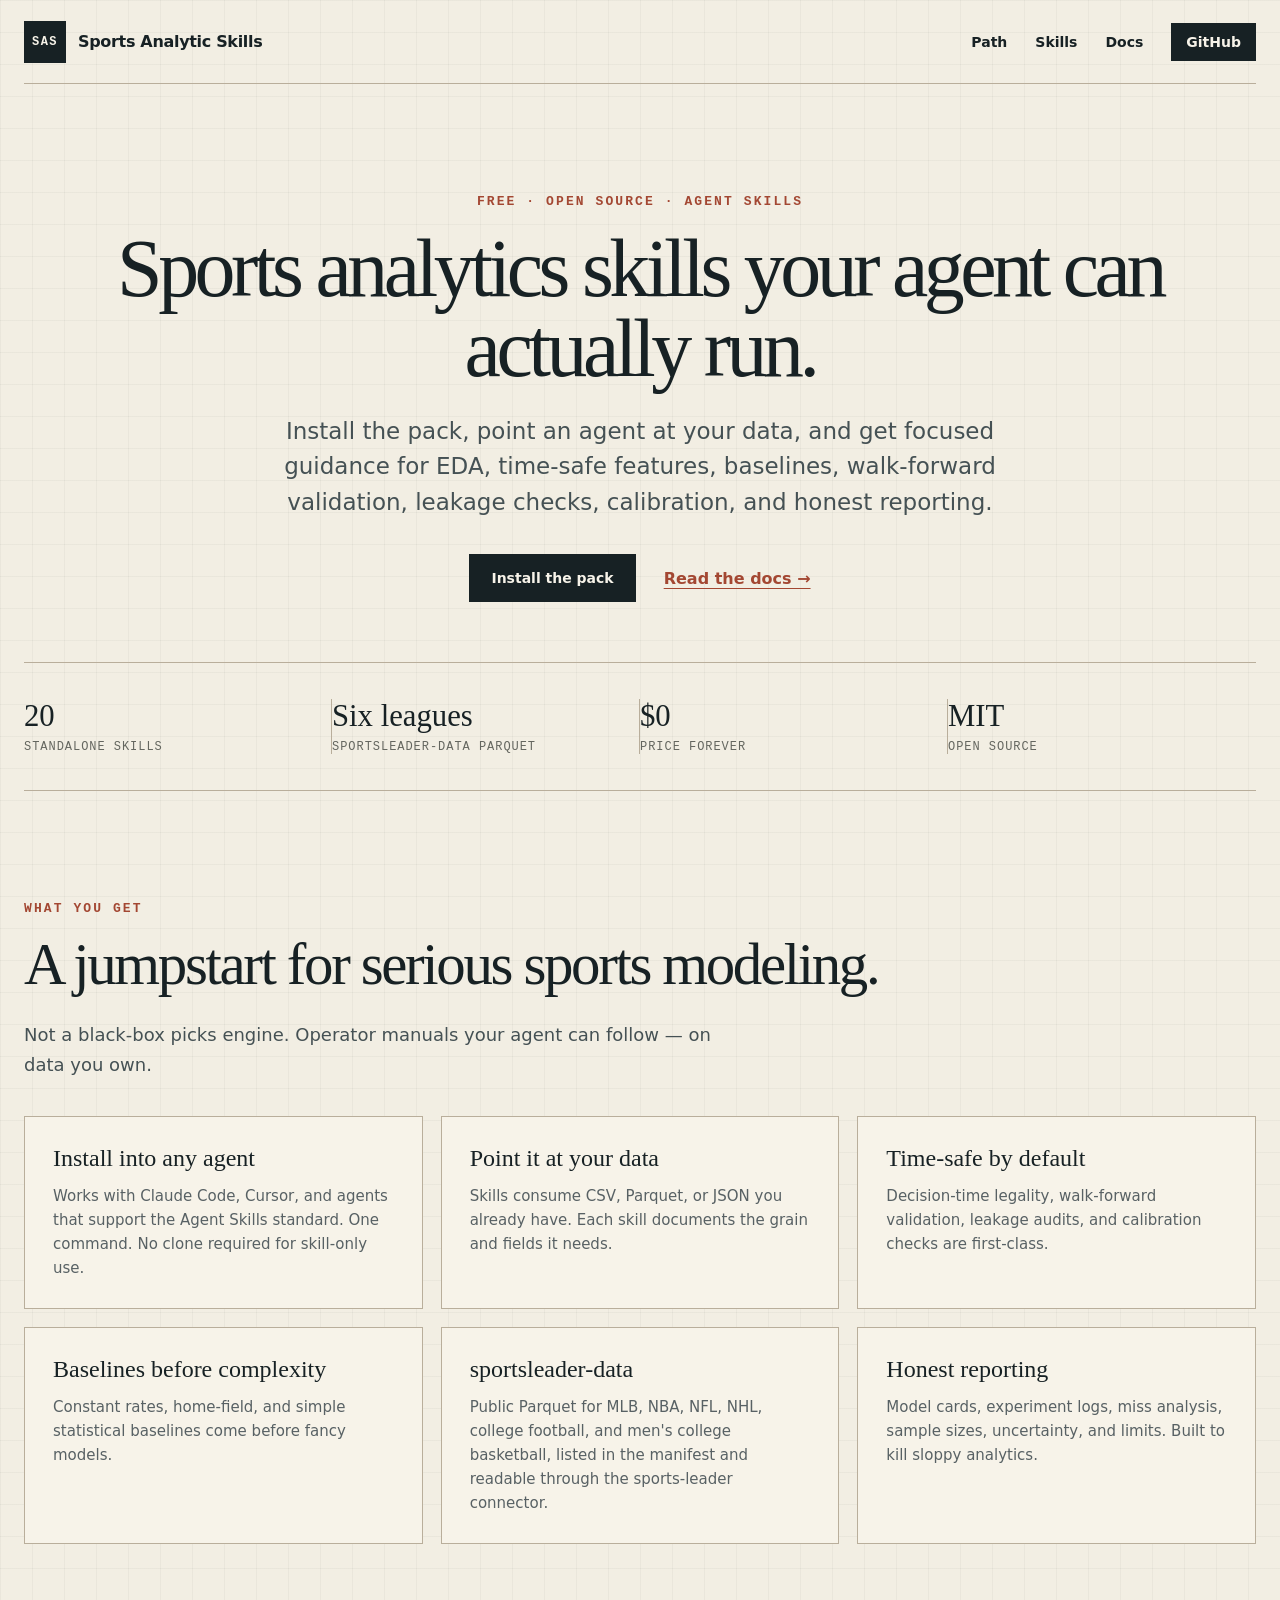
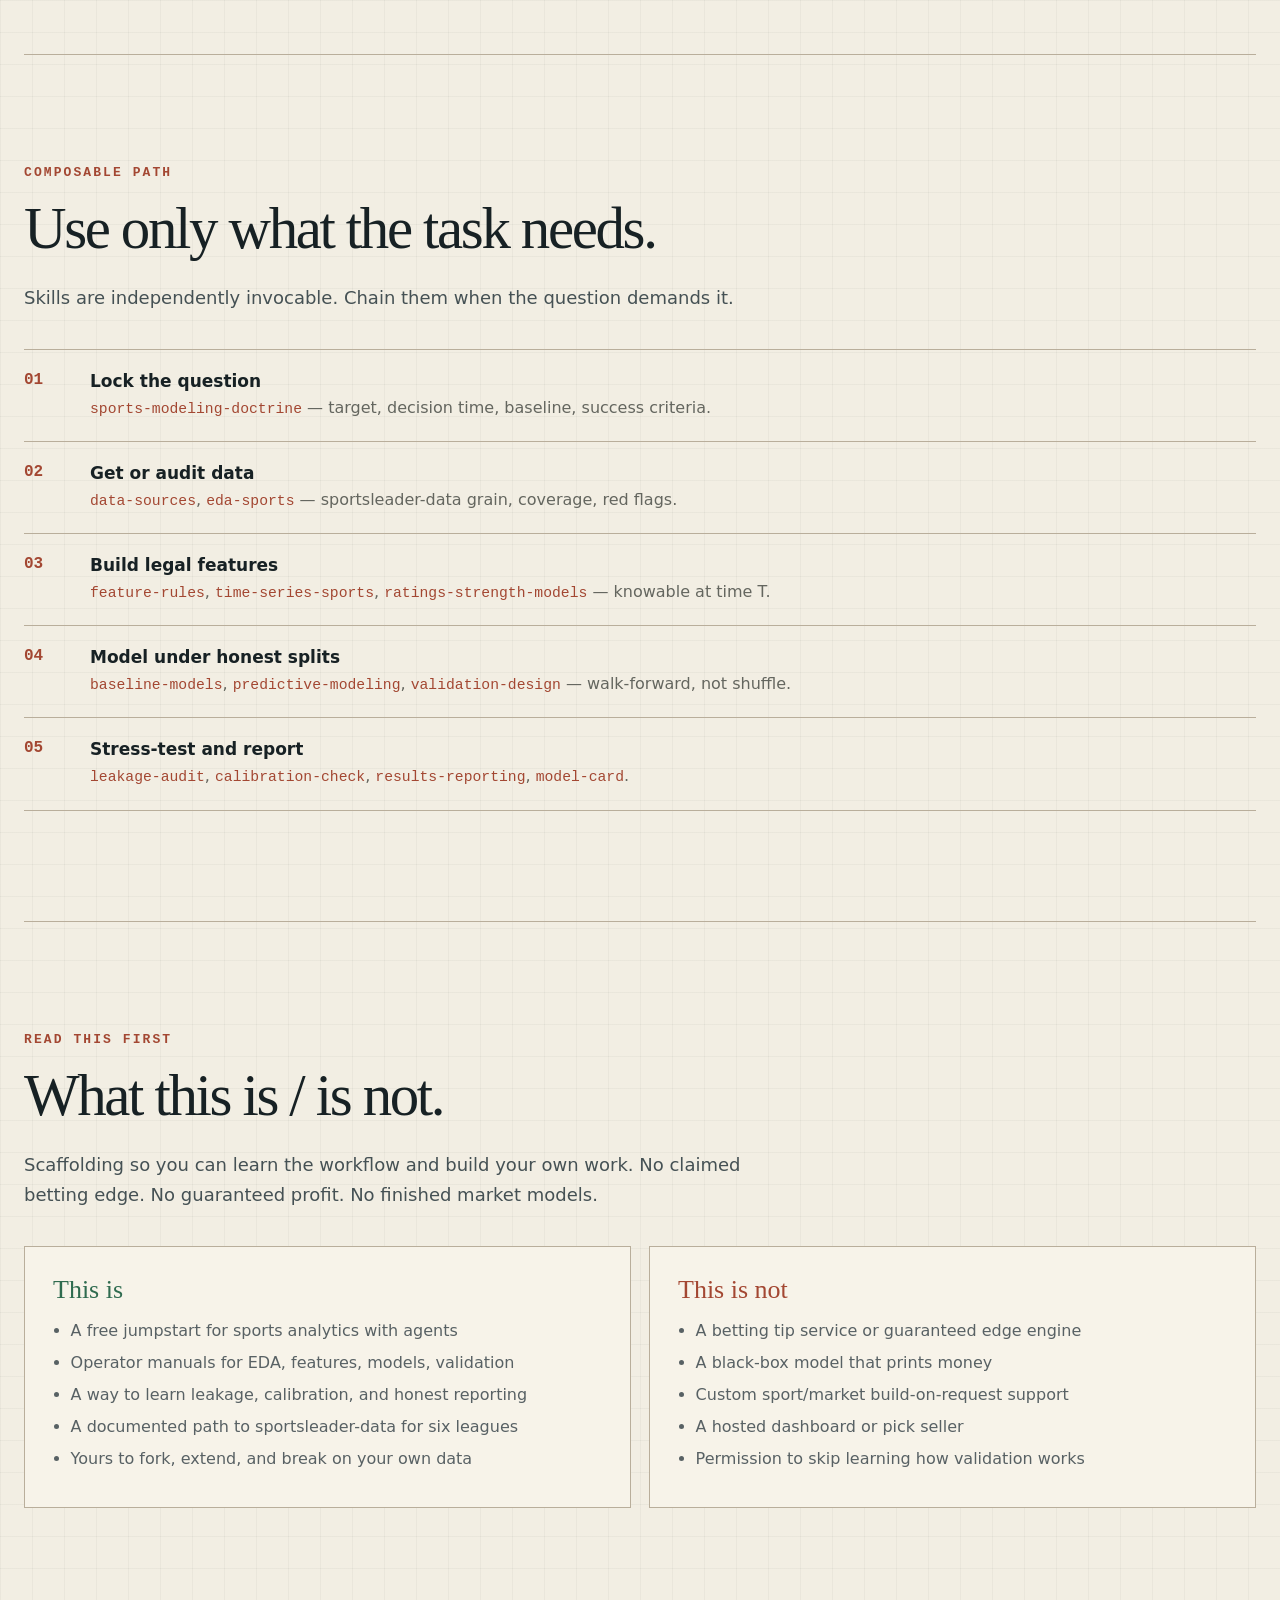
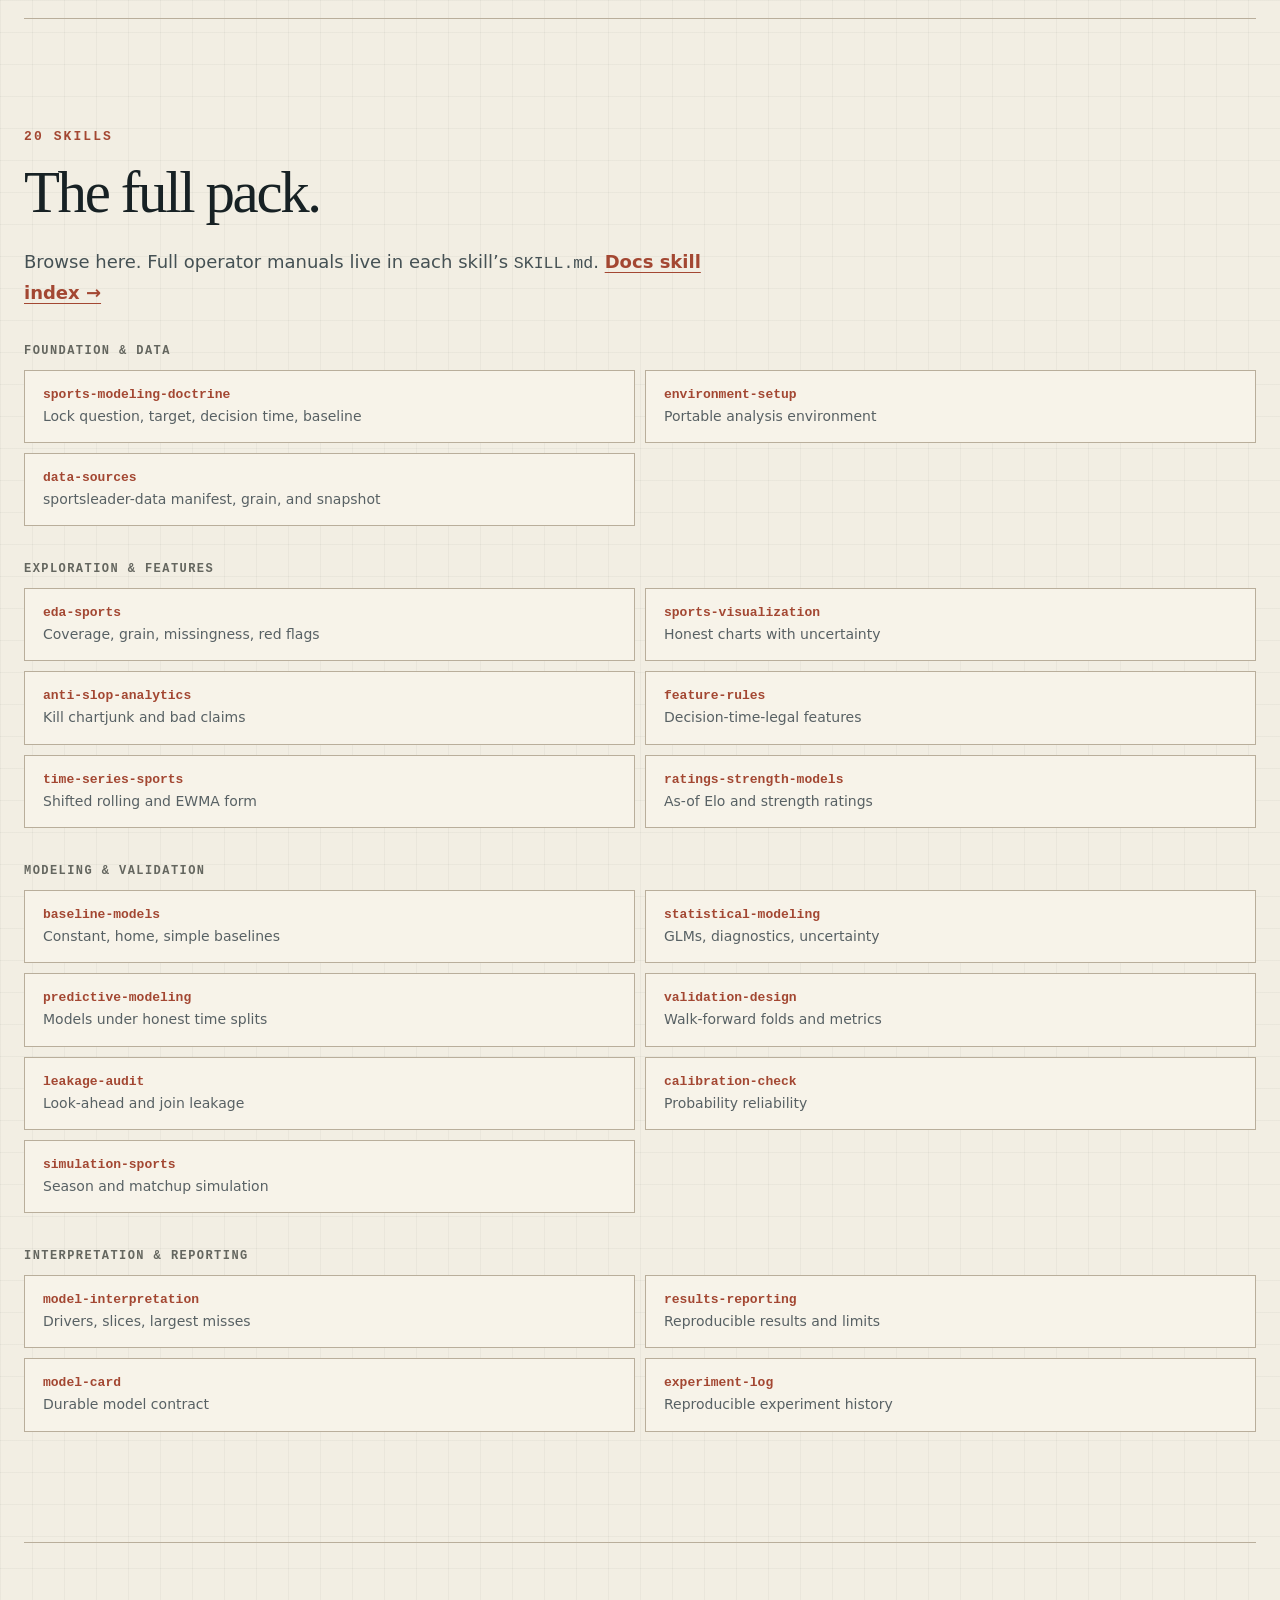
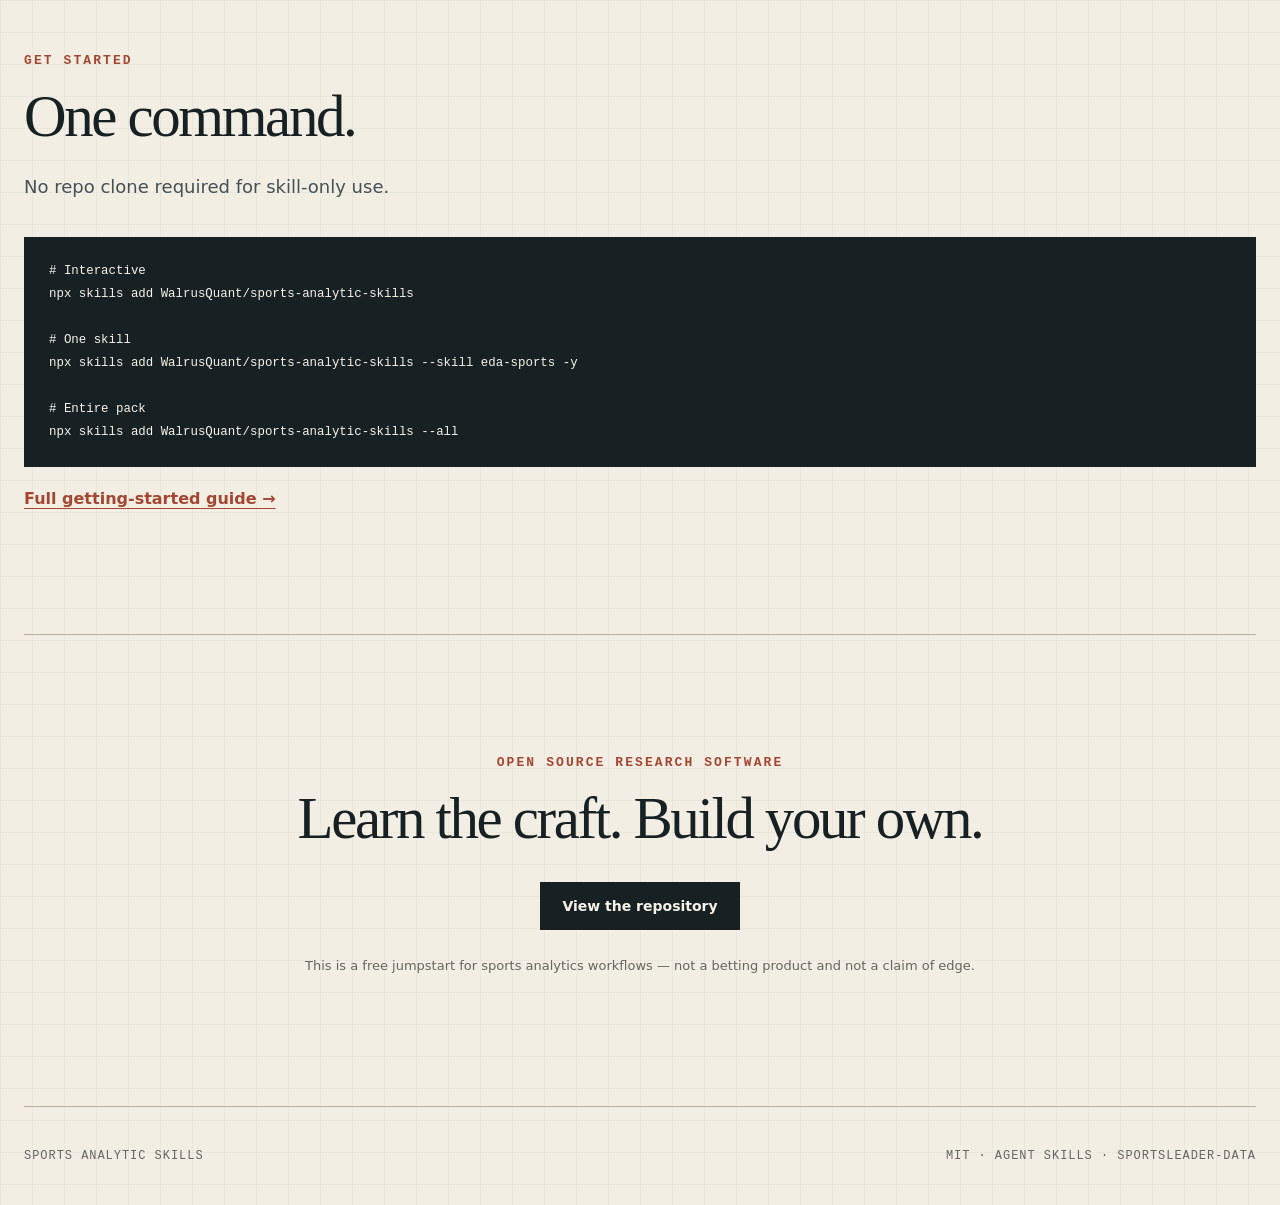
<file: docs/index.html>
<!doctype html>
<html lang="en">
  <head>
    <meta charset="UTF-8" />
    <meta name="viewport" content="width=device-width, initial-scale=1.0" />
    <meta name="theme-color" content="#f2eee3" />
    <title>Sports Analytic Skills — Agent skills for sports analytics</title>
    <meta name="description" content="Standalone agent skills for sports analytics and modeling. Install into Claude Code, Cursor, or any agent. EDA, time-safe features, baselines, walk-forward validation, leakage checks, calibration, and reporting." />
    <meta property="og:title" content="Sports Analytic Skills" />
    <meta property="og:description" content="20 agent skills for rigorous sports analytics on sportsleader-data. A free jumpstart — not a betting edge kit." />
    <meta property="og:url" content="https://walrusquant.github.io/sports-analytic-skills/" />
    <meta property="og:type" content="website" />
    <meta name="twitter:card" content="summary" />
    <link rel="stylesheet" href="styles.css" />
  </head>
  <body>
    <header class="site-header">
      <a class="brand" href="#top" aria-label="Sports Analytic Skills home">
        <span class="brand-mark">SAS</span>
        <span>Sports Analytic Skills</span>
      </a>
      <nav aria-label="Primary navigation">
        <a href="#path">Path</a>
        <a href="#skills">Skills</a>
        <a href="docs.html">Docs</a>
        <a class="button button-small" href="https://github.com/WalrusQuant/sports-analytic-skills">GitHub</a>
      </nav>
    </header>

    <main id="top">
      <section class="hero">
        <div class="eyebrow">FREE · OPEN SOURCE · AGENT SKILLS</div>
        <h1>Sports analytics skills your agent can actually run.</h1>
        <p class="hero-copy">
          Install the pack, point an agent at your data, and get focused guidance for EDA,
          time-safe features, baselines, walk-forward validation, leakage checks, calibration,
          and honest reporting.
        </p>
        <div class="actions">
          <a class="button" href="#install">Install the pack</a>
          <a class="text-link" href="docs.html">Read the docs →</a>
        </div>
      </section>

      <section class="proof-strip" aria-label="Project highlights">
        <div><strong>20</strong><span>standalone skills</span></div>
        <div><strong>Six leagues</strong><span>sportsleader-data Parquet</span></div>
        <div><strong>$0</strong><span>price forever</span></div>
        <div><strong>MIT</strong><span>open source</span></div>
      </section>

      <section class="section" id="what">
        <div class="eyebrow">WHAT YOU GET</div>
        <h2>A jumpstart for serious sports modeling.</h2>
        <p class="section-lead">
          Not a black-box picks engine. Operator manuals your agent can follow — on data you own.
        </p>
        <div class="cards">
          <article>
            <h3>Install into any agent</h3>
            <p>Works with Claude Code, Cursor, and agents that support the Agent Skills standard. One command. No clone required for skill-only use.</p>
          </article>
          <article>
            <h3>Point it at your data</h3>
            <p>Skills consume CSV, Parquet, or JSON you already have. Each skill documents the grain and fields it needs.</p>
          </article>
          <article>
            <h3>Time-safe by default</h3>
            <p>Decision-time legality, walk-forward validation, leakage audits, and calibration checks are first-class.</p>
          </article>
          <article>
            <h3>Baselines before complexity</h3>
            <p>Constant rates, home-field, and simple statistical baselines come before fancy models.</p>
          </article>
          <article>
            <h3>sportsleader-data</h3>
            <p>Public Parquet for MLB, NBA, NFL, NHL, college football, and men's college basketball, listed in the manifest and readable through the sports-leader connector.</p>
          </article>
          <article>
            <h3>Honest reporting</h3>
            <p>Model cards, experiment logs, miss analysis, sample sizes, uncertainty, and limits. Built to kill sloppy analytics.</p>
          </article>
        </div>
      </section>

      <section class="section" id="path">
        <div class="eyebrow">COMPOSABLE PATH</div>
        <h2>Use only what the task needs.</h2>
        <p class="section-lead">Skills are independently invocable. Chain them when the question demands it.</p>
        <ul class="feature-list">
          <li>
            <span>01</span>
            <div>
              <strong>Lock the question</strong>
              <p><code>sports-modeling-doctrine</code> — target, decision time, baseline, success criteria.</p>
            </div>
          </li>
          <li>
            <span>02</span>
            <div>
              <strong>Get or audit data</strong>
              <p><code>data-sources</code>, <code>eda-sports</code> — sportsleader-data grain, coverage, red flags.</p>
            </div>
          </li>
          <li>
            <span>03</span>
            <div>
              <strong>Build legal features</strong>
              <p><code>feature-rules</code>, <code>time-series-sports</code>, <code>ratings-strength-models</code> — knowable at time T.</p>
            </div>
          </li>
          <li>
            <span>04</span>
            <div>
              <strong>Model under honest splits</strong>
              <p><code>baseline-models</code>, <code>predictive-modeling</code>, <code>validation-design</code> — walk-forward, not shuffle.</p>
            </div>
          </li>
          <li>
            <span>05</span>
            <div>
              <strong>Stress-test and report</strong>
              <p><code>leakage-audit</code>, <code>calibration-check</code>, <code>results-reporting</code>, <code>model-card</code>.</p>
            </div>
          </li>
        </ul>
      </section>

      <section class="section" id="boundary">
        <div class="eyebrow">READ THIS FIRST</div>
        <h2>What this is / is not.</h2>
        <p class="section-lead">
          Scaffolding so you can learn the workflow and build your own work.
          No claimed betting edge. No guaranteed profit. No finished market models.
        </p>
        <div class="boundary-grid">
          <article class="yes">
            <h3>This is</h3>
            <ul>
              <li>A free jumpstart for sports analytics with agents</li>
              <li>Operator manuals for EDA, features, models, validation</li>
              <li>A way to learn leakage, calibration, and honest reporting</li>
              <li>A documented path to sportsleader-data for six leagues</li>
              <li>Yours to fork, extend, and break on your own data</li>
            </ul>
          </article>
          <article class="no">
            <h3>This is not</h3>
            <ul>
              <li>A betting tip service or guaranteed edge engine</li>
              <li>A black-box model that prints money</li>
              <li>Custom sport/market build-on-request support</li>
              <li>A hosted dashboard or pick seller</li>
              <li>Permission to skip learning how validation works</li>
            </ul>
          </article>
        </div>
      </section>

      <section class="section" id="skills">
        <div class="eyebrow">20 SKILLS</div>
        <h2>The full pack.</h2>
        <p class="section-lead">
          Browse here. Full operator manuals live in each skill’s <code>SKILL.md</code>.
          <a class="text-link" href="docs.html#skills">Docs skill index →</a>
        </p>

        <div class="skill-group">
          <div class="skill-group-label">Foundation & data</div>
          <div class="skill-grid">
            <div class="skill"><code>sports-modeling-doctrine</code><span>Lock question, target, decision time, baseline</span></div>
            <div class="skill"><code>environment-setup</code><span>Portable analysis environment</span></div>
            <div class="skill"><code>data-sources</code><span>sportsleader-data manifest, grain, and snapshot</span></div>
          </div>
        </div>

        <div class="skill-group">
          <div class="skill-group-label">Exploration & features</div>
          <div class="skill-grid">
            <div class="skill"><code>eda-sports</code><span>Coverage, grain, missingness, red flags</span></div>
            <div class="skill"><code>sports-visualization</code><span>Honest charts with uncertainty</span></div>
            <div class="skill"><code>anti-slop-analytics</code><span>Kill chartjunk and bad claims</span></div>
            <div class="skill"><code>feature-rules</code><span>Decision-time-legal features</span></div>
            <div class="skill"><code>time-series-sports</code><span>Shifted rolling and EWMA form</span></div>
            <div class="skill"><code>ratings-strength-models</code><span>As-of Elo and strength ratings</span></div>
          </div>
        </div>

        <div class="skill-group">
          <div class="skill-group-label">Modeling & validation</div>
          <div class="skill-grid">
            <div class="skill"><code>baseline-models</code><span>Constant, home, simple baselines</span></div>
            <div class="skill"><code>statistical-modeling</code><span>GLMs, diagnostics, uncertainty</span></div>
            <div class="skill"><code>predictive-modeling</code><span>Models under honest time splits</span></div>
            <div class="skill"><code>validation-design</code><span>Walk-forward folds and metrics</span></div>
            <div class="skill"><code>leakage-audit</code><span>Look-ahead and join leakage</span></div>
            <div class="skill"><code>calibration-check</code><span>Probability reliability</span></div>
            <div class="skill"><code>simulation-sports</code><span>Season and matchup simulation</span></div>
          </div>
        </div>

        <div class="skill-group">
          <div class="skill-group-label">Interpretation & reporting</div>
          <div class="skill-grid">
            <div class="skill"><code>model-interpretation</code><span>Drivers, slices, largest misses</span></div>
            <div class="skill"><code>results-reporting</code><span>Reproducible results and limits</span></div>
            <div class="skill"><code>model-card</code><span>Durable model contract</span></div>
            <div class="skill"><code>experiment-log</code><span>Reproducible experiment history</span></div>
          </div>
        </div>
      </section>

      <section class="section install" id="install">
        <div class="eyebrow">GET STARTED</div>
        <h2>One command.</h2>
        <p class="section-lead">No repo clone required for skill-only use.</p>
        <pre class="code-block"><code># Interactive
npx skills add WalrusQuant/sports-analytic-skills

# One skill
npx skills add WalrusQuant/sports-analytic-skills --skill eda-sports -y

# Entire pack
npx skills add WalrusQuant/sports-analytic-skills --all</code></pre>
        <p class="install-note"><a class="text-link" href="docs.html#getting-started">Full getting-started guide →</a></p>
      </section>

      <section class="closing">
        <div class="eyebrow">OPEN SOURCE RESEARCH SOFTWARE</div>
        <h2>Learn the craft. Build your own.</h2>
        <a class="button" href="https://github.com/WalrusQuant/sports-analytic-skills">View the repository</a>
        <p>This is a free jumpstart for sports analytics workflows — not a betting product and not a claim of edge.</p>
      </section>
    </main>

    <footer>
      <span>Sports Analytic Skills</span>
      <span>MIT · Agent Skills · sportsleader-data</span>
    </footer>
  </body>
</html>
</file>
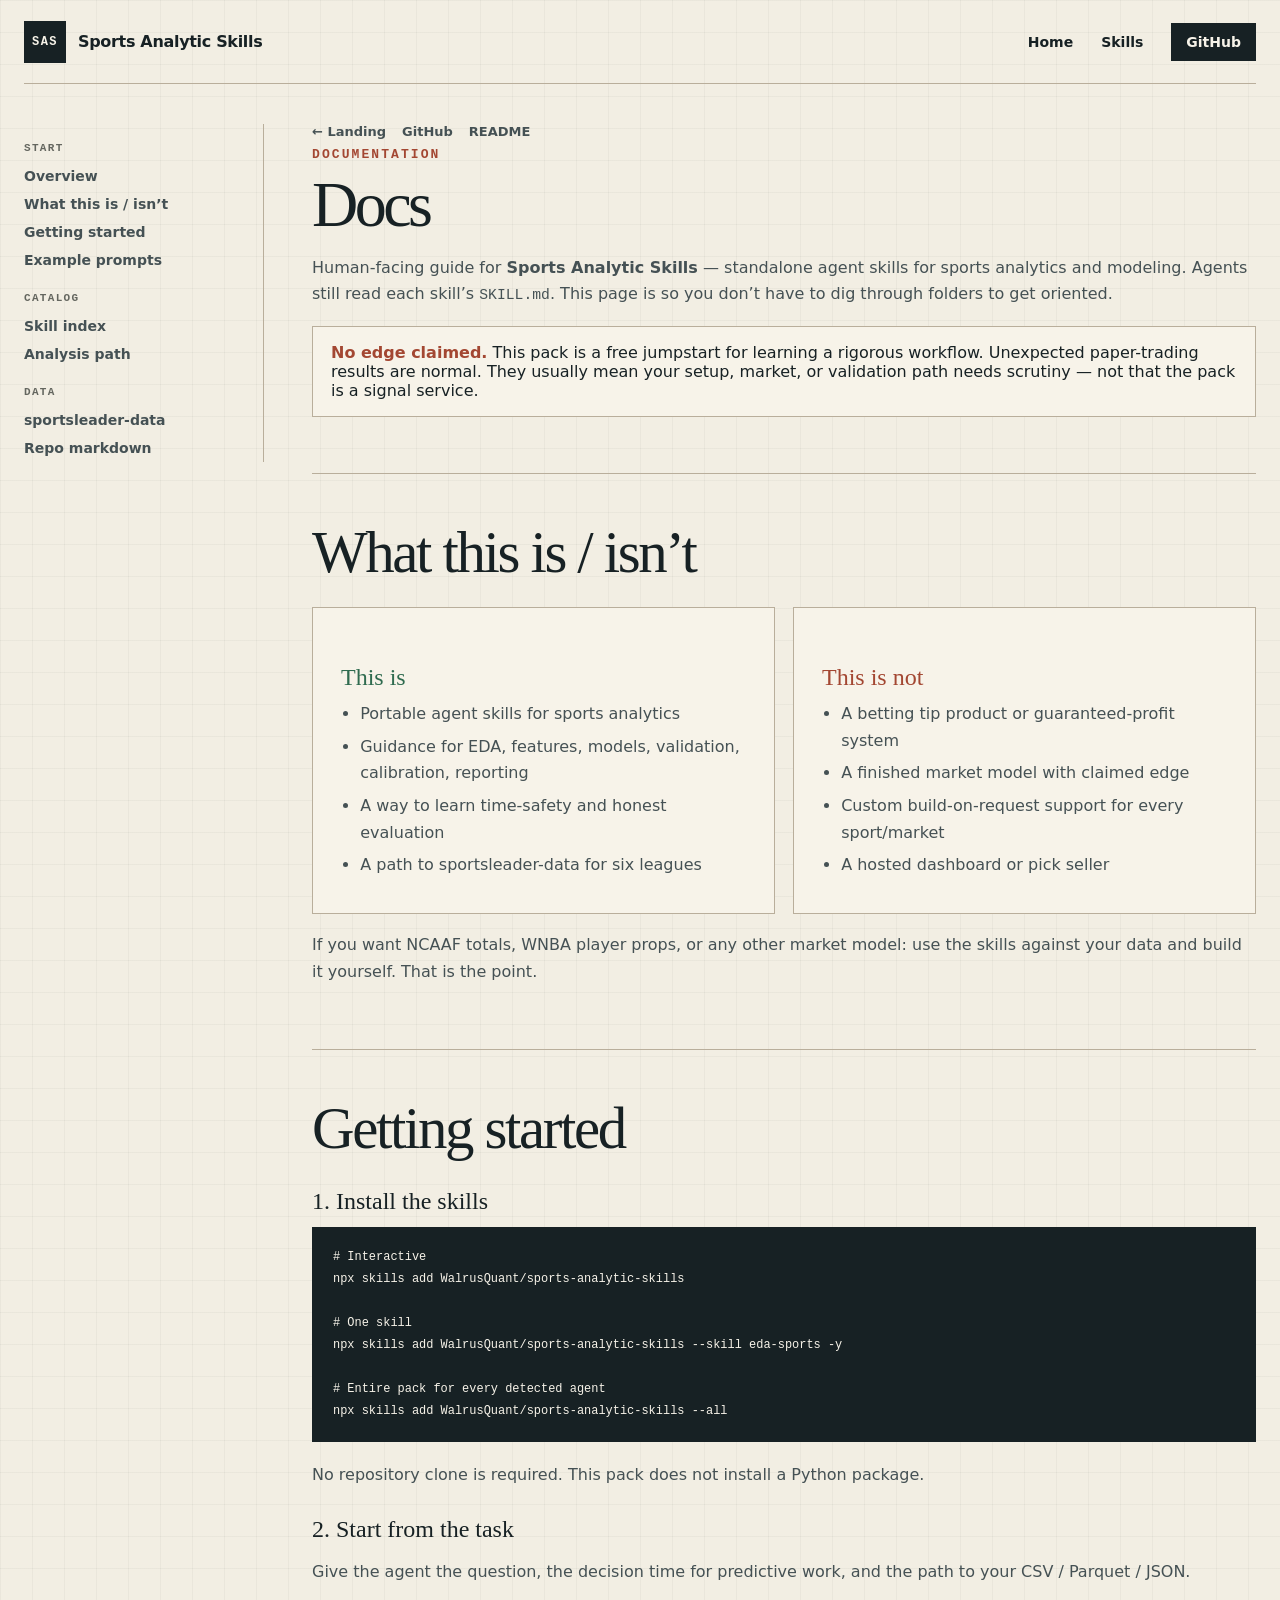
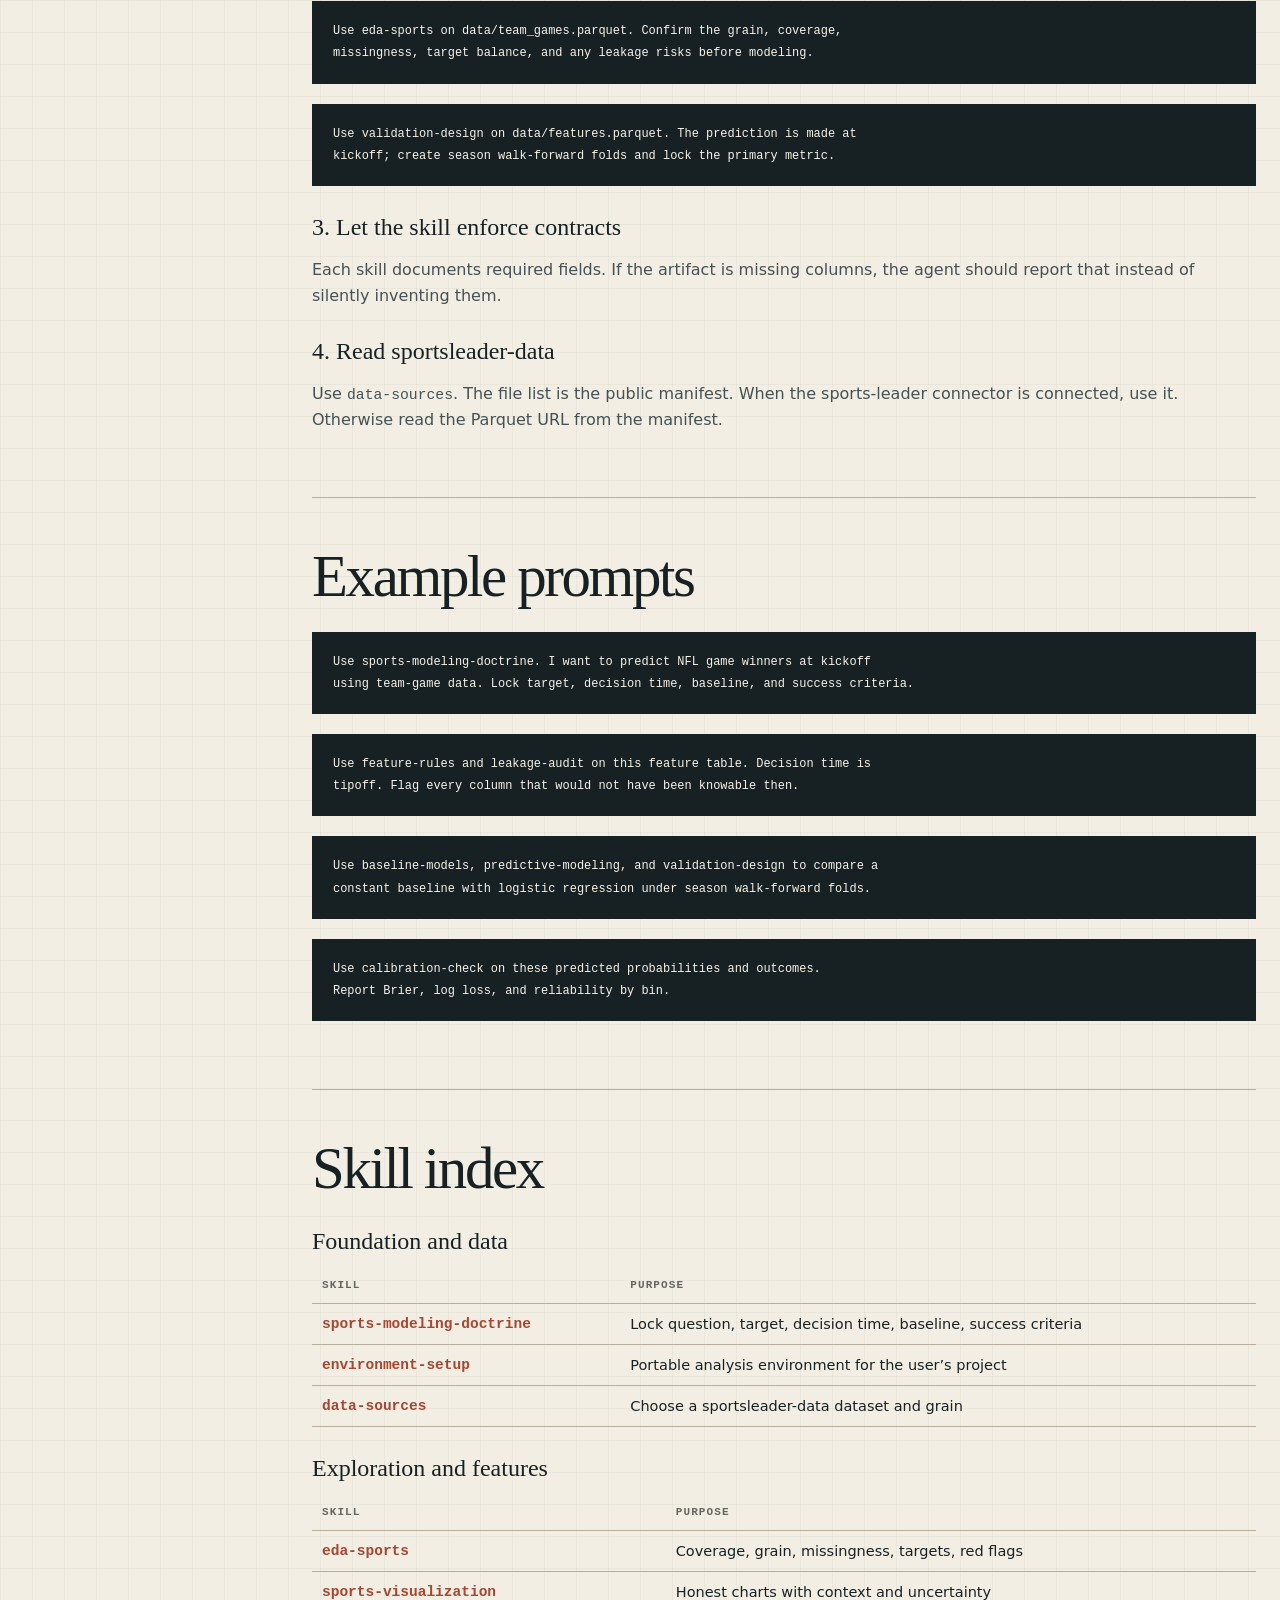
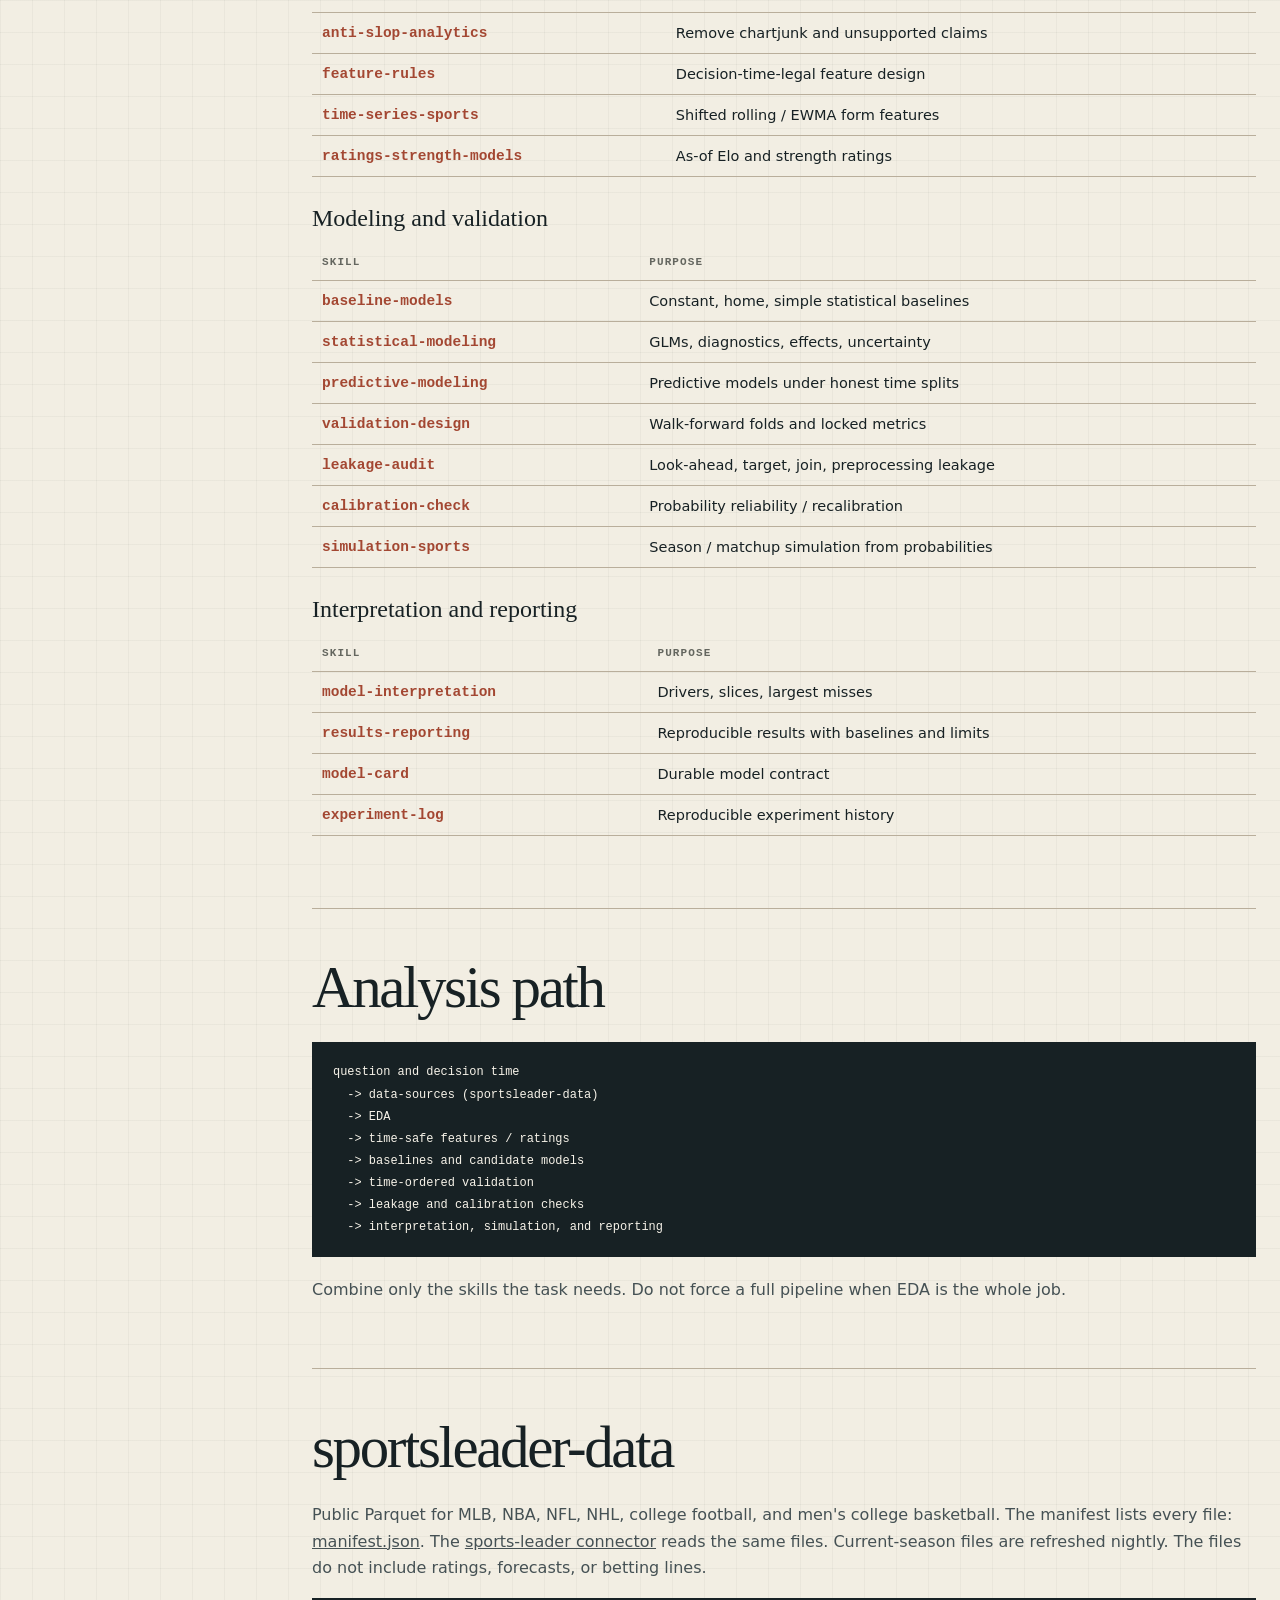
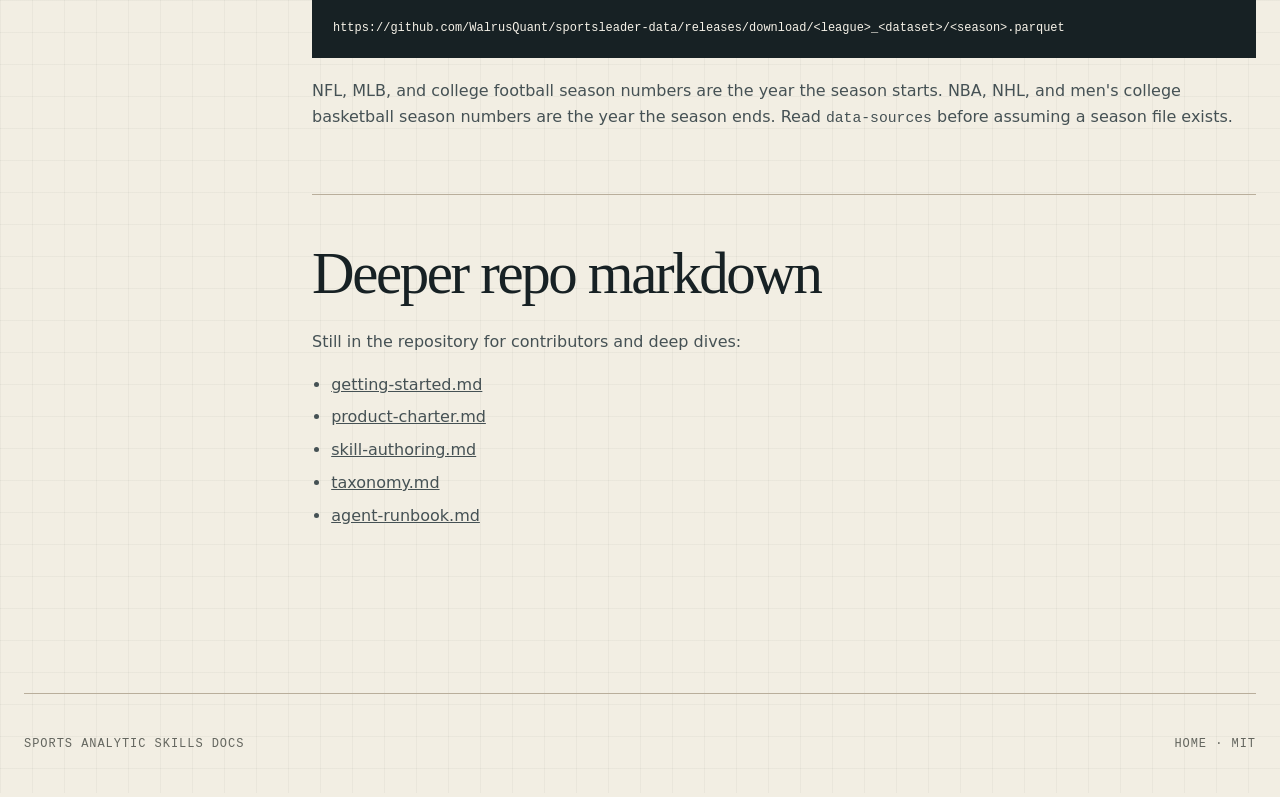
<file: docs/docs.html>
<!doctype html>
<html lang="en">
  <head>
    <meta charset="UTF-8" />
    <meta name="viewport" content="width=device-width, initial-scale=1.0" />
    <meta name="theme-color" content="#f2eee3" />
    <title>Docs — Sports Analytic Skills</title>
    <meta name="description" content="Getting started, boundaries, and the 20-skill catalog for Sports Analytic Skills." />
    <link rel="stylesheet" href="styles.css" />
    <style>
      .docs-layout {
        width: min(1420px, calc(100% - 48px));
        margin: 0 auto;
        display: grid;
        grid-template-columns: 240px 1fr;
        gap: 48px;
        padding: 40px 0 100px;
      }
      .docs-nav {
        position: sticky;
        top: 24px;
        align-self: start;
        border-right: 1px solid #b9ae9b;
        padding-right: 20px;
      }
      .docs-nav .nav-label {
        font-family: ui-monospace, SFMono-Regular, Menlo, monospace;
        font-size: 11px;
        font-weight: 800;
        letter-spacing: .12em;
        text-transform: uppercase;
        color: #64665f;
        margin: 18px 0 8px;
      }
      .docs-nav a {
        display: block;
        text-decoration: none;
        font-size: 14px;
        font-weight: 600;
        color: #455154;
        padding: 6px 0;
      }
      .docs-nav a:hover { color: #a34732; }
      .docs-main { min-width: 0; }
      .docs-main section {
        width: auto;
        margin: 0;
        padding: 0 0 48px;
        border-bottom: 1px solid #b9ae9b;
        margin-bottom: 48px;
      }
      .docs-main section:last-child { border-bottom: 0; margin-bottom: 0; }
      .docs-main h1 {
        text-align: left;
        margin: 12px 0 18px;
        font-size: clamp(40px, 5vw, 64px);
      }
      .docs-main h2 {
        margin-top: 0;
      }
      .docs-main h3 {
        margin: 28px 0 10px;
        font-family: Georgia, "Times New Roman", serif;
        font-size: 24px;
        font-weight: 500;
      }
      .docs-main p, .docs-main li {
        color: #455154;
        line-height: 1.65;
      }
      .docs-main ul { padding-left: 1.2rem; }
      .docs-main li { margin-bottom: 0.4rem; }
      .callout {
        border: 1px solid #b9ae9b;
        background: #f7f3e9;
        padding: 16px 18px;
        margin: 18px 0 8px;
      }
      .callout strong { color: #a34732; }
      table {
        width: 100%;
        border-collapse: collapse;
        margin: 12px 0 24px;
        font-size: 14.5px;
      }
      th, td {
        text-align: left;
        padding: 12px 10px;
        border-bottom: 1px solid #b9ae9b;
        vertical-align: top;
      }
      th {
        font-family: ui-monospace, SFMono-Regular, Menlo, monospace;
        font-size: 11px;
        letter-spacing: .1em;
        text-transform: uppercase;
        color: #64665f;
      }
      td:first-child {
        font-family: ui-monospace, SFMono-Regular, Menlo, monospace;
        color: #a34732;
        font-weight: 700;
        white-space: nowrap;
      }
      .code-block {
        margin: 12px 0 20px;
        padding: 18px 20px;
        background: #172124;
        color: #f7f3e9;
        border: 1px solid #172124;
        overflow-x: auto;
        font-family: ui-monospace, SFMono-Regular, Menlo, monospace;
        font-size: 13px;
        line-height: 1.7;
      }
      .top-links {
        display: flex;
        gap: 16px;
        flex-wrap: wrap;
        margin-bottom: 8px;
      }
      .top-links a {
        font-size: 13px;
        font-weight: 700;
        text-decoration: none;
        color: #455154;
      }
      .top-links a:hover { color: #a34732; }
      @media (max-width: 900px) {
        .docs-layout {
          grid-template-columns: 1fr;
          width: min(100% - 28px, 1420px);
          gap: 24px;
        }
        .docs-nav {
          position: relative;
          top: 0;
          border-right: 0;
          border-bottom: 1px solid #b9ae9b;
          padding: 0 0 16px;
        }
        td:first-child { white-space: normal; }
      }
    </style>
  </head>
  <body>
    <header class="site-header">
      <a class="brand" href="index.html" aria-label="Sports Analytic Skills home">
        <span class="brand-mark">SAS</span>
        <span>Sports Analytic Skills</span>
      </a>
      <nav aria-label="Primary navigation">
        <a href="index.html">Home</a>
        <a href="#skills">Skills</a>
        <a class="button button-small" href="https://github.com/WalrusQuant/sports-analytic-skills">GitHub</a>
      </nav>
    </header>

    <div class="docs-layout">
      <aside class="docs-nav">
        <div class="nav-label">Start</div>
        <a href="#overview">Overview</a>
        <a href="#boundary">What this is / isn’t</a>
        <a href="#getting-started">Getting started</a>
        <a href="#prompts">Example prompts</a>
        <div class="nav-label">Catalog</div>
        <a href="#skills">Skill index</a>
        <a href="#path">Analysis path</a>
        <div class="nav-label">Data</div>
        <a href="#data">sportsleader-data</a>
        <a href="#repo-docs">Repo markdown</a>
      </aside>

      <main class="docs-main">
        <div class="top-links">
          <a href="index.html">← Landing</a>
          <a href="https://github.com/WalrusQuant/sports-analytic-skills">GitHub</a>
          <a href="https://github.com/WalrusQuant/sports-analytic-skills/blob/main/README.md">README</a>
        </div>

        <section id="overview">
          <div class="eyebrow">DOCUMENTATION</div>
          <h1>Docs</h1>
          <p>
            Human-facing guide for <strong>Sports Analytic Skills</strong> —
            standalone agent skills for sports analytics and modeling.
            Agents still read each skill’s <code>SKILL.md</code>. This page is so you don’t have to dig through folders to get oriented.
          </p>
          <div class="callout">
            <strong>No edge claimed.</strong>
            This pack is a free jumpstart for learning a rigorous workflow.
            Unexpected paper-trading results are normal. They usually mean your setup, market, or validation path needs scrutiny — not that the pack is a signal service.
          </div>
        </section>

        <section id="boundary">
          <h2>What this is / isn’t</h2>
          <div class="boundary-grid">
            <article class="yes">
              <h3>This is</h3>
              <ul>
                <li>Portable agent skills for sports analytics</li>
                <li>Guidance for EDA, features, models, validation, calibration, reporting</li>
                <li>A way to learn time-safety and honest evaluation</li>
                <li>A path to sportsleader-data for six leagues</li>
              </ul>
            </article>
            <article class="no">
              <h3>This is not</h3>
              <ul>
                <li>A betting tip product or guaranteed-profit system</li>
                <li>A finished market model with claimed edge</li>
                <li>Custom build-on-request support for every sport/market</li>
                <li>A hosted dashboard or pick seller</li>
              </ul>
            </article>
          </div>
          <p style="margin-top:18px">
            If you want NCAAF totals, WNBA player props, or any other market model:
            use the skills against <em>your</em> data and build it yourself. That is the point.
          </p>
        </section>

        <section id="getting-started">
          <h2>Getting started</h2>
          <h3>1. Install the skills</h3>
          <pre class="code-block"><code># Interactive
npx skills add WalrusQuant/sports-analytic-skills

# One skill
npx skills add WalrusQuant/sports-analytic-skills --skill eda-sports -y

# Entire pack for every detected agent
npx skills add WalrusQuant/sports-analytic-skills --all</code></pre>
          <p>No repository clone is required. This pack does not install a Python package.</p>

          <h3>2. Start from the task</h3>
          <p>Give the agent the question, the decision time for predictive work, and the path to your CSV / Parquet / JSON.</p>
          <pre class="code-block"><code>Use eda-sports on data/team_games.parquet. Confirm the grain, coverage,
missingness, target balance, and any leakage risks before modeling.</code></pre>
          <pre class="code-block"><code>Use validation-design on data/features.parquet. The prediction is made at
kickoff; create season walk-forward folds and lock the primary metric.</code></pre>

          <h3>3. Let the skill enforce contracts</h3>
          <p>
            Each skill documents required fields. If the artifact is missing columns,
            the agent should report that instead of silently inventing them.
          </p>

          <h3>4. Read sportsleader-data</h3>
          <p>
            Use <code>data-sources</code>. The file list is the public manifest.
            When the sports-leader connector is connected, use it. Otherwise read the Parquet URL from the manifest.
          </p>
        </section>

        <section id="prompts">
          <h2>Example prompts</h2>
          <pre class="code-block"><code>Use sports-modeling-doctrine. I want to predict NFL game winners at kickoff
using team-game data. Lock target, decision time, baseline, and success criteria.</code></pre>
          <pre class="code-block"><code>Use feature-rules and leakage-audit on this feature table. Decision time is
tipoff. Flag every column that would not have been knowable then.</code></pre>
          <pre class="code-block"><code>Use baseline-models, predictive-modeling, and validation-design to compare a
constant baseline with logistic regression under season walk-forward folds.</code></pre>
          <pre class="code-block"><code>Use calibration-check on these predicted probabilities and outcomes.
Report Brier, log loss, and reliability by bin.</code></pre>
        </section>

        <section id="skills">
          <h2>Skill index</h2>

          <h3>Foundation and data</h3>
          <table>
            <thead><tr><th>Skill</th><th>Purpose</th></tr></thead>
            <tbody>
              <tr><td>sports-modeling-doctrine</td><td>Lock question, target, decision time, baseline, success criteria</td></tr>
              <tr><td>environment-setup</td><td>Portable analysis environment for the user’s project</td></tr>
              <tr><td>data-sources</td><td>Choose a sportsleader-data dataset and grain</td></tr>
            </tbody>
          </table>

          <h3>Exploration and features</h3>
          <table>
            <thead><tr><th>Skill</th><th>Purpose</th></tr></thead>
            <tbody>
              <tr><td>eda-sports</td><td>Coverage, grain, missingness, targets, red flags</td></tr>
              <tr><td>sports-visualization</td><td>Honest charts with context and uncertainty</td></tr>
              <tr><td>anti-slop-analytics</td><td>Remove chartjunk and unsupported claims</td></tr>
              <tr><td>feature-rules</td><td>Decision-time-legal feature design</td></tr>
              <tr><td>time-series-sports</td><td>Shifted rolling / EWMA form features</td></tr>
              <tr><td>ratings-strength-models</td><td>As-of Elo and strength ratings</td></tr>
            </tbody>
          </table>

          <h3>Modeling and validation</h3>
          <table>
            <thead><tr><th>Skill</th><th>Purpose</th></tr></thead>
            <tbody>
              <tr><td>baseline-models</td><td>Constant, home, simple statistical baselines</td></tr>
              <tr><td>statistical-modeling</td><td>GLMs, diagnostics, effects, uncertainty</td></tr>
              <tr><td>predictive-modeling</td><td>Predictive models under honest time splits</td></tr>
              <tr><td>validation-design</td><td>Walk-forward folds and locked metrics</td></tr>
              <tr><td>leakage-audit</td><td>Look-ahead, target, join, preprocessing leakage</td></tr>
              <tr><td>calibration-check</td><td>Probability reliability / recalibration</td></tr>
              <tr><td>simulation-sports</td><td>Season / matchup simulation from probabilities</td></tr>
            </tbody>
          </table>

          <h3>Interpretation and reporting</h3>
          <table>
            <thead><tr><th>Skill</th><th>Purpose</th></tr></thead>
            <tbody>
              <tr><td>model-interpretation</td><td>Drivers, slices, largest misses</td></tr>
              <tr><td>results-reporting</td><td>Reproducible results with baselines and limits</td></tr>
              <tr><td>model-card</td><td>Durable model contract</td></tr>
              <tr><td>experiment-log</td><td>Reproducible experiment history</td></tr>
            </tbody>
          </table>
        </section>

        <section id="path">
          <h2>Analysis path</h2>
          <pre class="code-block"><code>question and decision time
  -> data-sources (sportsleader-data)
  -> EDA
  -> time-safe features / ratings
  -> baselines and candidate models
  -> time-ordered validation
  -> leakage and calibration checks
  -> interpretation, simulation, and reporting</code></pre>
          <p>Combine only the skills the task needs. Do not force a full pipeline when EDA is the whole job.</p>
        </section>

        <section id="data">
          <h2>sportsleader-data</h2>
          <p>
            Public Parquet for MLB, NBA, NFL, NHL, college football, and men's college basketball.
            The manifest lists every file:
            <a href="https://github.com/WalrusQuant/sportsleader-data/releases/download/manifest/manifest.json">manifest.json</a>.
            The <a href="https://github.com/WalrusQuant/sports-leader-mcp">sports-leader connector</a>
            reads the same files. Current-season files are refreshed nightly.
            The files do not include ratings, forecasts, or betting lines.
          </p>
          <pre class="code-block"><code>https://github.com/WalrusQuant/sportsleader-data/releases/download/&lt;league&gt;_&lt;dataset&gt;/&lt;season&gt;.parquet</code></pre>
          <p>
            NFL, MLB, and college football season numbers are the year the season starts.
            NBA, NHL, and men's college basketball season numbers are the year the season ends.
            Read <code>data-sources</code> before assuming a season file exists.
          </p>
        </section>

        <section id="repo-docs">
          <h2>Deeper repo markdown</h2>
          <p>Still in the repository for contributors and deep dives:</p>
          <ul>
            <li><a href="https://github.com/WalrusQuant/sports-analytic-skills/blob/main/docs/getting-started.md">getting-started.md</a></li>
            <li><a href="https://github.com/WalrusQuant/sports-analytic-skills/blob/main/docs/product-charter.md">product-charter.md</a></li>
            <li><a href="https://github.com/WalrusQuant/sports-analytic-skills/blob/main/docs/skill-authoring.md">skill-authoring.md</a></li>
            <li><a href="https://github.com/WalrusQuant/sports-analytic-skills/blob/main/docs/taxonomy.md">taxonomy.md</a></li>
            <li><a href="https://github.com/WalrusQuant/sports-analytic-skills/blob/main/docs/agent-runbook.md">agent-runbook.md</a></li>
          </ul>
        </section>
      </main>
    </div>

    <footer>
      <span>Sports Analytic Skills Docs</span>
      <span><a href="index.html" style="color:inherit;text-decoration:none">Home</a> · MIT</span>
    </footer>
  </body>
</html>
</file>
<file: docs/styles.css>
:root {
  color: #172124;
  background: #f2eee3;
  font-family: Inter, ui-sans-serif, system-ui, -apple-system, BlinkMacSystemFont, "Segoe UI", sans-serif;
  font-synthesis: none;
}

* { box-sizing: border-box; }
html { scroll-behavior: smooth; }
body {
  margin: 0;
  background-color: #f2eee3;
  background-image:
    linear-gradient(#1721240a 1px, transparent 1px),
    linear-gradient(90deg, #1721240a 1px, transparent 1px);
  background-size: 32px 32px;
}
a { color: inherit; }
img { display: block; max-width: 100%; }
code {
  font-family: ui-monospace, SFMono-Regular, Menlo, monospace;
  font-size: 0.92em;
}

.site-header {
  width: min(1420px, calc(100% - 48px));
  margin: 0 auto;
  min-height: 84px;
  display: flex;
  align-items: center;
  justify-content: space-between;
  border-bottom: 1px solid #b9ae9b;
}
.brand {
  display: flex;
  align-items: center;
  gap: 12px;
  font-weight: 800;
  text-decoration: none;
  letter-spacing: -.02em;
}
.brand-mark {
  display: grid;
  place-items: center;
  width: 42px;
  height: 42px;
  color: #f7f3e9;
  background: #172124;
  font-family: ui-monospace, SFMono-Regular, Menlo, monospace;
  font-size: 12px;
  letter-spacing: .12em;
}
nav { display: flex; align-items: center; gap: 28px; }
nav a { font-size: 14px; font-weight: 700; text-decoration: none; }

.hero, .section, .closing, footer, .proof-strip {
  width: min(1420px, calc(100% - 48px));
  margin-inline: auto;
}
.hero { padding: 110px 0 0; text-align: center; }
.eyebrow {
  color: #a34732;
  font-family: ui-monospace, SFMono-Regular, Menlo, monospace;
  font-size: 13px;
  font-weight: 800;
  letter-spacing: .16em;
}
h1 {
  max-width: 1080px;
  margin: 20px auto 24px;
  font-family: Georgia, "Times New Roman", serif;
  font-size: clamp(44px, 6.4vw, 88px);
  font-weight: 500;
  line-height: .98;
  letter-spacing: -.055em;
}
.hero-copy {
  max-width: 760px;
  margin: 0 auto;
  color: #455154;
  font-size: clamp(18px, 2vw, 23px);
  line-height: 1.55;
}
.actions {
  margin: 34px 0 60px;
  display: flex;
  justify-content: center;
  align-items: center;
  gap: 28px;
  flex-wrap: wrap;
}
.button {
  display: inline-block;
  padding: 15px 21px;
  color: #f7f3e9;
  background: #172124;
  border: 1px solid #172124;
  font-size: 14px;
  font-weight: 800;
  text-decoration: none;
}
.button:hover { background: #a34732; border-color: #a34732; }
.button-small { padding: 10px 14px; }
.text-link {
  color: #a34732;
  font-weight: 800;
  text-underline-offset: 4px;
}

.proof-strip {
  display: grid;
  grid-template-columns: repeat(4, 1fr);
  margin-top: 20px;
  padding: 36px 0;
  border-block: 1px solid #b9ae9b;
}
.proof-strip div {
  display: flex;
  flex-direction: column;
  gap: 6px;
  border-right: 1px solid #b9ae9b;
  padding-right: 16px;
}
.proof-strip div:last-child { border: 0; }
.proof-strip strong {
  font-family: Georgia, "Times New Roman", serif;
  font-size: clamp(22px, 2.4vw, 32px);
  font-weight: 500;
}
.proof-strip span {
  color: #64665f;
  font-family: ui-monospace, SFMono-Regular, Menlo, monospace;
  font-size: 12px;
  letter-spacing: .08em;
  text-transform: uppercase;
}

.section { padding: 110px 0; border-bottom: 1px solid #b9ae9b; }
h2 {
  max-width: 900px;
  margin: 18px 0 24px;
  font-family: Georgia, "Times New Roman", serif;
  font-size: clamp(36px, 4.6vw, 60px);
  font-weight: 500;
  line-height: 1.05;
  letter-spacing: -.04em;
}
.section-lead {
  max-width: 720px;
  color: #455154;
  font-size: 18px;
  line-height: 1.65;
  margin: 0 0 36px;
}

.cards {
  display: grid;
  grid-template-columns: repeat(3, 1fr);
  gap: 18px;
}
.cards article {
  padding: 28px;
  background: #f7f3e9;
  border: 1px solid #b9ae9b;
}
.cards h3 {
  margin: 0 0 12px;
  font-family: Georgia, "Times New Roman", serif;
  font-size: 24px;
  font-weight: 500;
}
.cards p {
  margin: 0;
  color: #586164;
  line-height: 1.6;
  font-size: 15px;
}

.feature-list {
  margin: 18px 0 0;
  padding: 0;
  list-style: none;
  border-top: 1px solid #b9ae9b;
}
.feature-list li {
  display: grid;
  grid-template-columns: 54px 1fr;
  gap: 12px;
  padding: 21px 0;
  border-bottom: 1px solid #b9ae9b;
}
.feature-list li > span {
  color: #a34732;
  font-family: ui-monospace, SFMono-Regular, Menlo, monospace;
  font-weight: 800;
}
.feature-list strong { font-size: 17px; }
.feature-list p {
  margin: 5px 0 0;
  color: #64665f;
  line-height: 1.5;
}
.feature-list code { color: #a34732; }

.boundary-grid {
  display: grid;
  grid-template-columns: 1fr 1fr;
  gap: 18px;
}
.boundary-grid article {
  padding: 28px;
  background: #f7f3e9;
  border: 1px solid #b9ae9b;
}
.boundary-grid h3 {
  margin: 0 0 14px;
  font-family: Georgia, "Times New Roman", serif;
  font-size: 26px;
  font-weight: 500;
}
.boundary-grid.yes h3,
.boundary-grid article.yes h3 { color: #2f6b4f; }
.boundary-grid article.no h3 { color: #a34732; }
.boundary-grid ul {
  margin: 0;
  padding-left: 1.1rem;
  color: #586164;
  line-height: 1.55;
}
.boundary-grid li { margin-bottom: 0.45rem; }

.skill-group { margin-top: 36px; }
.skill-group-label {
  font-family: ui-monospace, SFMono-Regular, Menlo, monospace;
  font-size: 12px;
  font-weight: 800;
  letter-spacing: .12em;
  text-transform: uppercase;
  color: #64665f;
  margin-bottom: 12px;
}
.skill-grid {
  display: grid;
  grid-template-columns: repeat(2, 1fr);
  gap: 10px;
}
.skill {
  display: grid;
  gap: 4px;
  padding: 16px 18px;
  background: #f7f3e9;
  border: 1px solid #b9ae9b;
}
.skill code {
  color: #a34732;
  font-weight: 700;
  font-size: 13px;
}
.skill span {
  color: #586164;
  font-size: 14px;
  line-height: 1.45;
}

.install .code-block {
  margin: 0;
  padding: 22px 24px;
  background: #172124;
  color: #f7f3e9;
  border: 1px solid #172124;
  overflow-x: auto;
  font-family: ui-monospace, SFMono-Regular, Menlo, monospace;
  font-size: 13.5px;
  line-height: 1.7;
}
.install-note { margin-top: 22px; }

.closing {
  padding: 120px 0;
  text-align: center;
}
.closing h2 { margin-inline: auto; }
.closing .button { margin-top: 8px; }
.closing p {
  margin-top: 28px;
  color: #64665f;
  font-size: 13px;
}

footer {
  min-height: 100px;
  display: flex;
  align-items: center;
  justify-content: space-between;
  border-top: 1px solid #b9ae9b;
  color: #64665f;
  font-family: ui-monospace, SFMono-Regular, Menlo, monospace;
  font-size: 12px;
  text-transform: uppercase;
  letter-spacing: .08em;
  gap: 12px;
  flex-wrap: wrap;
}

@media (max-width: 980px) {
  .cards { grid-template-columns: 1fr 1fr; }
  .skill-grid { grid-template-columns: 1fr; }
  .boundary-grid { grid-template-columns: 1fr; }
}

@media (max-width: 900px) {
  nav > a:not(.button) { display: none; }
  .hero { padding-top: 72px; }
  .cards { grid-template-columns: 1fr; }
  .proof-strip { grid-template-columns: repeat(2, 1fr); row-gap: 30px; }
  .proof-strip div:nth-child(2) { border-right: 0; }
}

@media (max-width: 560px) {
  .site-header, .hero, .section, .closing, footer, .proof-strip {
    width: min(100% - 28px, 1420px);
  }
  .site-header { min-height: 70px; }
  .brand > span:last-child { display: none; }
  h1 { font-size: 42px; }
  .actions { flex-direction: column; }
  .proof-strip { grid-template-columns: 1fr 1fr; }
  .proof-strip strong { font-size: 22px; }
  .section { padding: 80px 0; }
  footer {
    flex-direction: column;
    justify-content: center;
    text-align: center;
    padding: 28px 0;
  }
}
</file>
